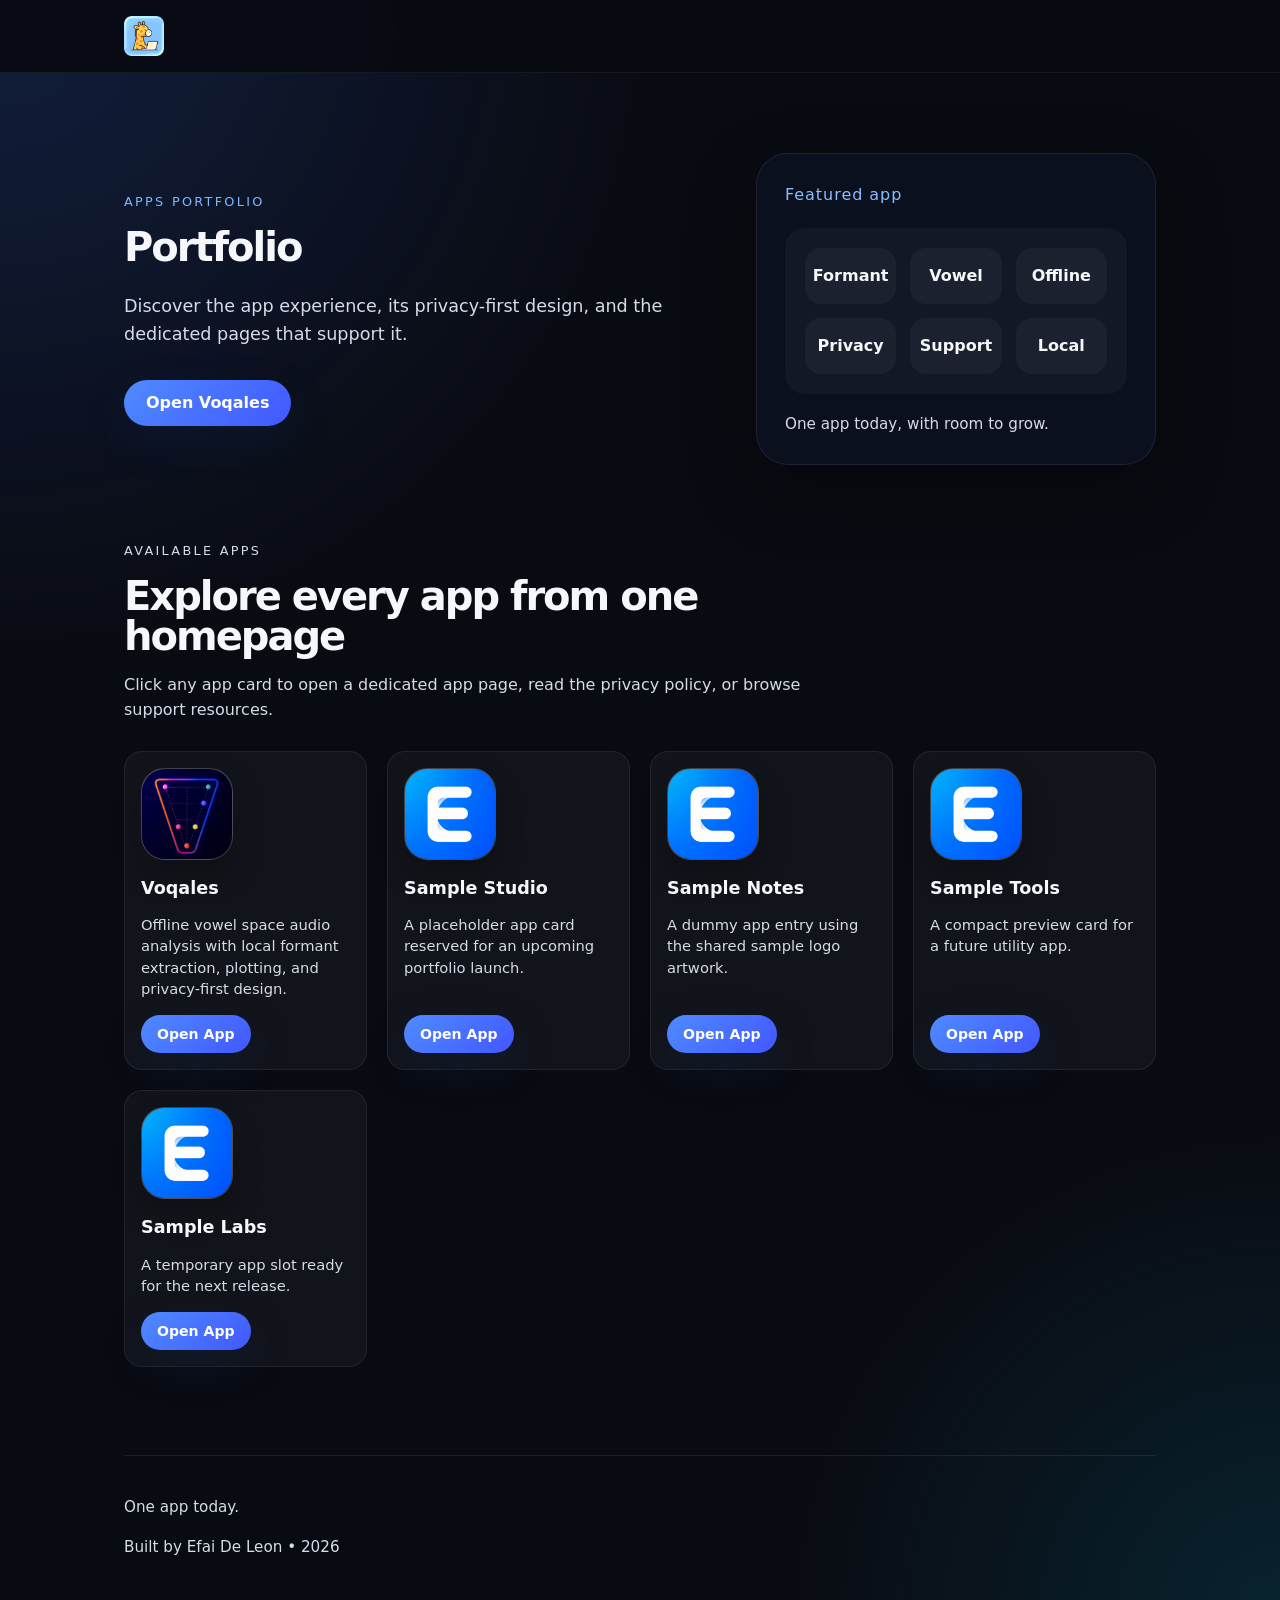
<file: index.html>
<!DOCTYPE html>
<html lang="en">
<head>
  <meta charset="UTF-8" />
  <meta name="viewport" content="width=device-width, initial-scale=1.0" />
  <title>Voqales Portfolio</title>
  <link rel="stylesheet" href="styles.css" />
</head>
<body>
  <nav class="navbar">
    <div class="navbar-container">
      <a href="index.html" class="navbar-brand">
        <img src="profileg.png" alt="Voqales portfolio" class="navbar-logo" />
      </a>
    </div>
  </nav>

  <div class="page-shell">
    <header class="hero">
      <div class="hero-content">
        <p class="eyebrow">Apps portfolio</p>
        <h1>Portfolio</h1>
        <p class="hero-copy">
          Discover the app experience, its privacy-first design, and the dedicated pages that support it.
        </p>
        <div class="hero-actions">
          <a class="button button-primary" href="voqales/voqales-main.html">Open Voqales</a>
        </div>
      </div>
      <div class="hero-visual">
        <div class="visual-card">
          <div class="visual-title">Featured app</div>
          <div class="visual-grid">
            <span>Formant</span>
            <span>Vowel</span>
            <span>Offline</span>
            <span>Privacy</span>
            <span>Support</span>
            <span>Local</span>
          </div>
          <div class="visual-note">One app today, with room to grow.</div>
        </div>
      </div>
    </header>

    <main>
      <section class="section">
        <div class="section-intro">
          <p class="section-eyebrow">Available apps</p>
          <h2>Explore every app from one homepage</h2>
          <p>Click any app card to open a dedicated app page, read the privacy policy, or browse support resources.</p>
        </div>

        <div id="app-gallery" class="feature-grid">
          <article class="feature-card">
            <h3>Loading apps...</h3>
            <p>Please wait while the portfolio loads.</p>
          </article>
        </div>
      </section>
    </main>

    <footer class="footer">
      <p>One app today.</p>
    </footer>
  </div>

  <script src="script.js"></script>
</body>
</html>
</file>
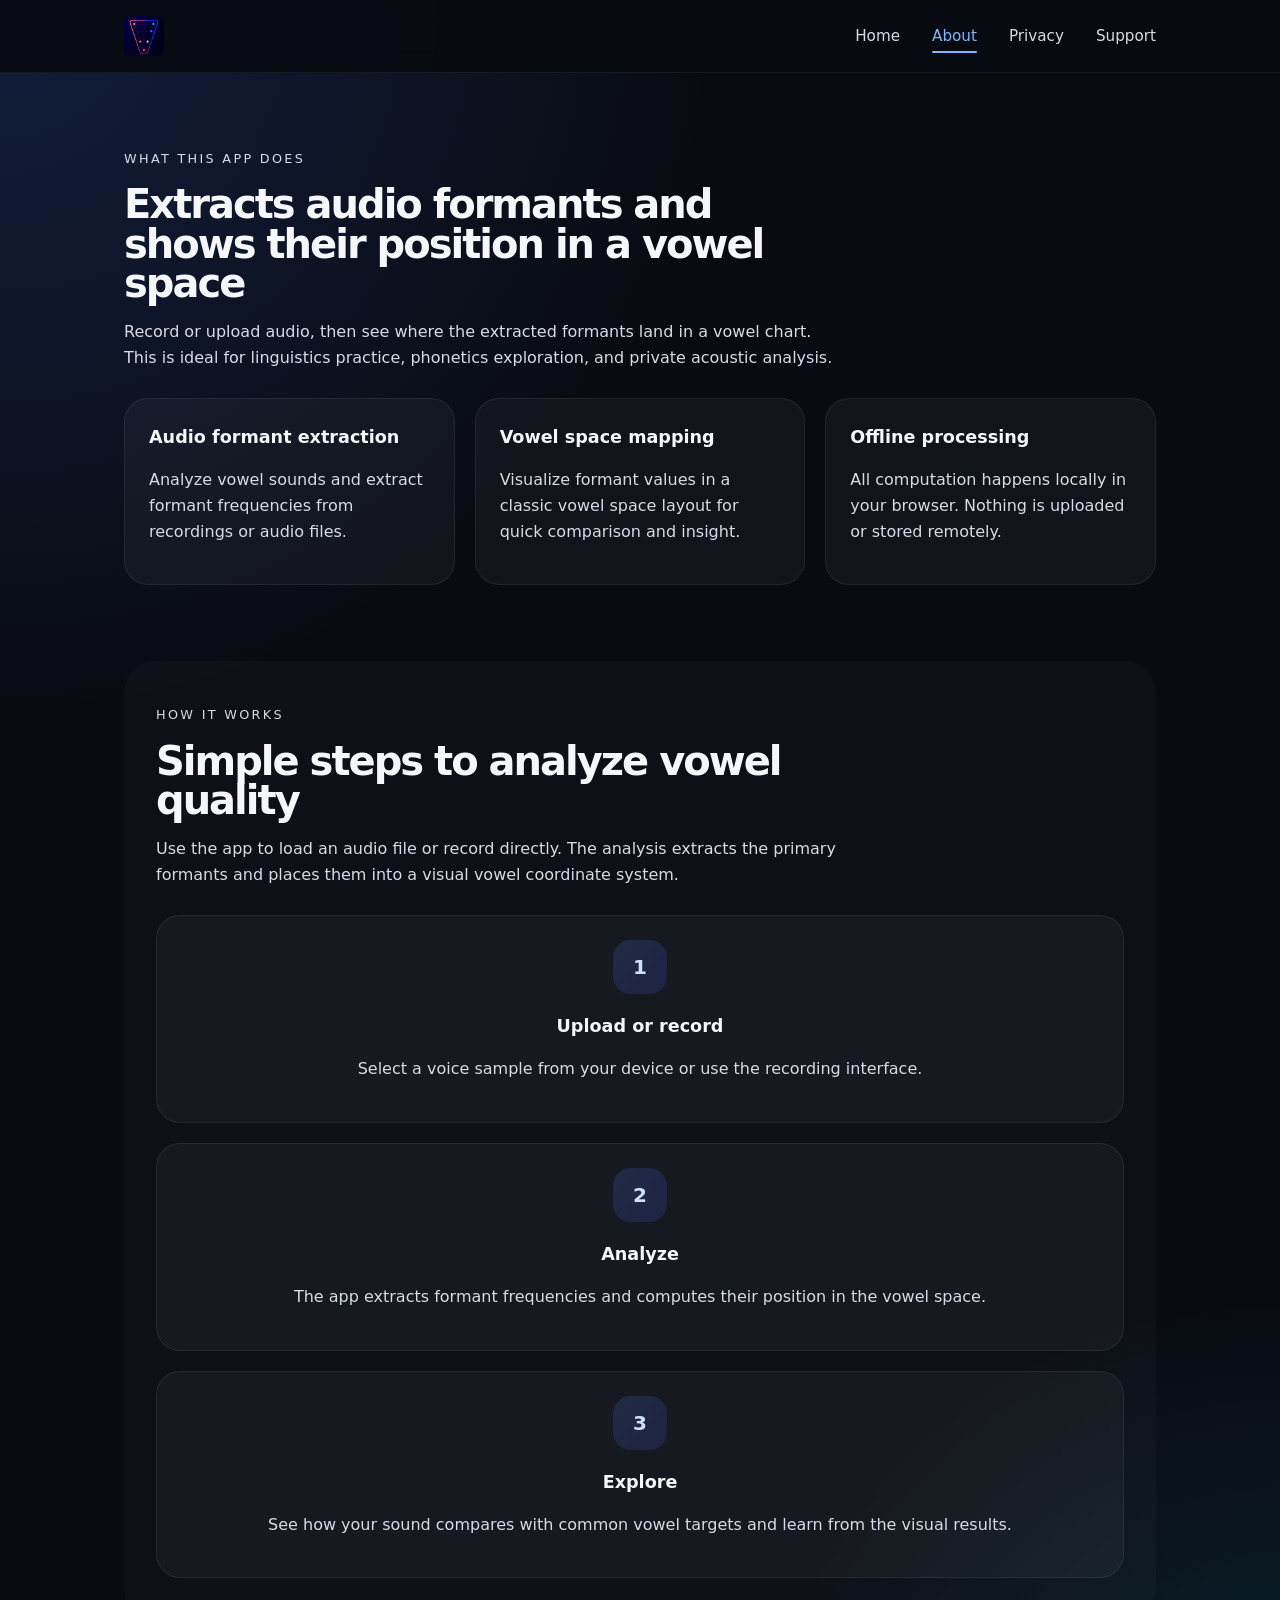
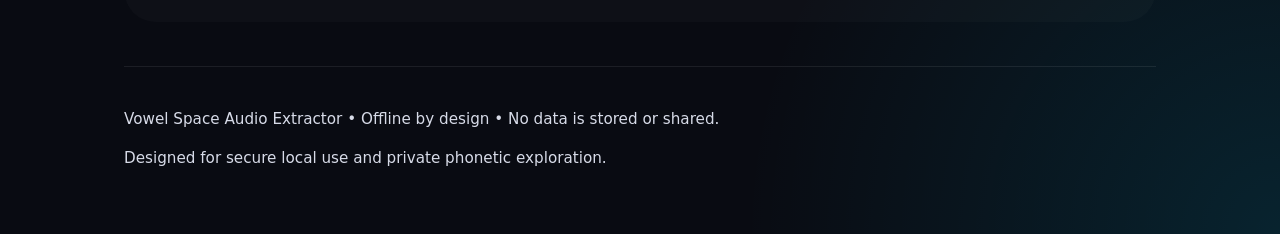
<file: about.html>
<!DOCTYPE html>
<html lang="en">
<head>
  <meta charset="UTF-8" />
  <meta name="viewport" content="width=device-width, initial-scale=1.0" />
  <title>About the App - Voqales</title>
  <link rel="stylesheet" href="styles.css" />
</head>
<body>
  <nav class="navbar">
    <div class="navbar-container">
      <a href="index.html" class="navbar-brand">
        <img src="vaqaleslogo3.png" alt="Vowel Space Audio Extractor" class="navbar-logo" />
      </a>
      <ul class="navbar-menu">
        <li><a href="index.html" class="navbar-link">Home</a></li>
        <li><a href="about.html" class="navbar-link active">About</a></li>
        <li><a href="privacy.html" class="navbar-link">Privacy</a></li>
        <li><a href="support.html" class="navbar-link">Support</a></li>
      </ul>
    </div>
  </nav>

  <div class="page-shell">
    <main>
      <section class="section">
        <div class="section-intro">
          <p class="section-eyebrow">What this app does</p>
          <h2>Extracts audio formants and shows their position in a vowel space</h2>
          <p>
            Record or upload audio, then see where the extracted formants land in a vowel chart. This is ideal for linguistics practice, phonetics exploration, and private acoustic analysis.
          </p>
        </div>

        <div class="feature-grid">
          <article class="feature-card">
            <h3>Audio formant extraction</h3>
            <p>Analyze vowel sounds and extract formant frequencies from recordings or audio files.</p>
          </article>
          <article class="feature-card">
            <h3>Vowel space mapping</h3>
            <p>Visualize formant values in a classic vowel space layout for quick comparison and insight.</p>
          </article>
          <article class="feature-card">
            <h3>Offline processing</h3>
            <p>All computation happens locally in your browser. Nothing is uploaded or stored remotely.</p>
          </article>
        </div>
      </section>

      <section class="section section-alt">
        <div class="section-intro">
          <p class="section-eyebrow">How it works</p>
          <h2>Simple steps to analyze vowel quality</h2>
          <p>
            Use the app to load an audio file or record directly. The analysis extracts the primary formants and places them into a visual vowel coordinate system.
          </p>
        </div>

        <div class="steps-grid">
          <div class="step-card">
            <strong>1</strong>
            <h4>Upload or record</h4>
            <p>Select a voice sample from your device or use the recording interface.</p>
          </div>
          <div class="step-card">
            <strong>2</strong>
            <h4>Analyze</h4>
            <p>The app extracts formant frequencies and computes their position in the vowel space.</p>
          </div>
          <div class="step-card">
            <strong>3</strong>
            <h4>Explore</h4>
            <p>See how your sound compares with common vowel targets and learn from the visual results.</p>
          </div>
        </div>
      </section>
    </main>

    <footer class="footer">
      <p>Vowel Space Audio Extractor • Offline by design • No data is stored or shared.</p>
      <p>Designed for secure local use and private phonetic exploration.</p>
    </footer>
  </div>

</body>
</html>
</file>
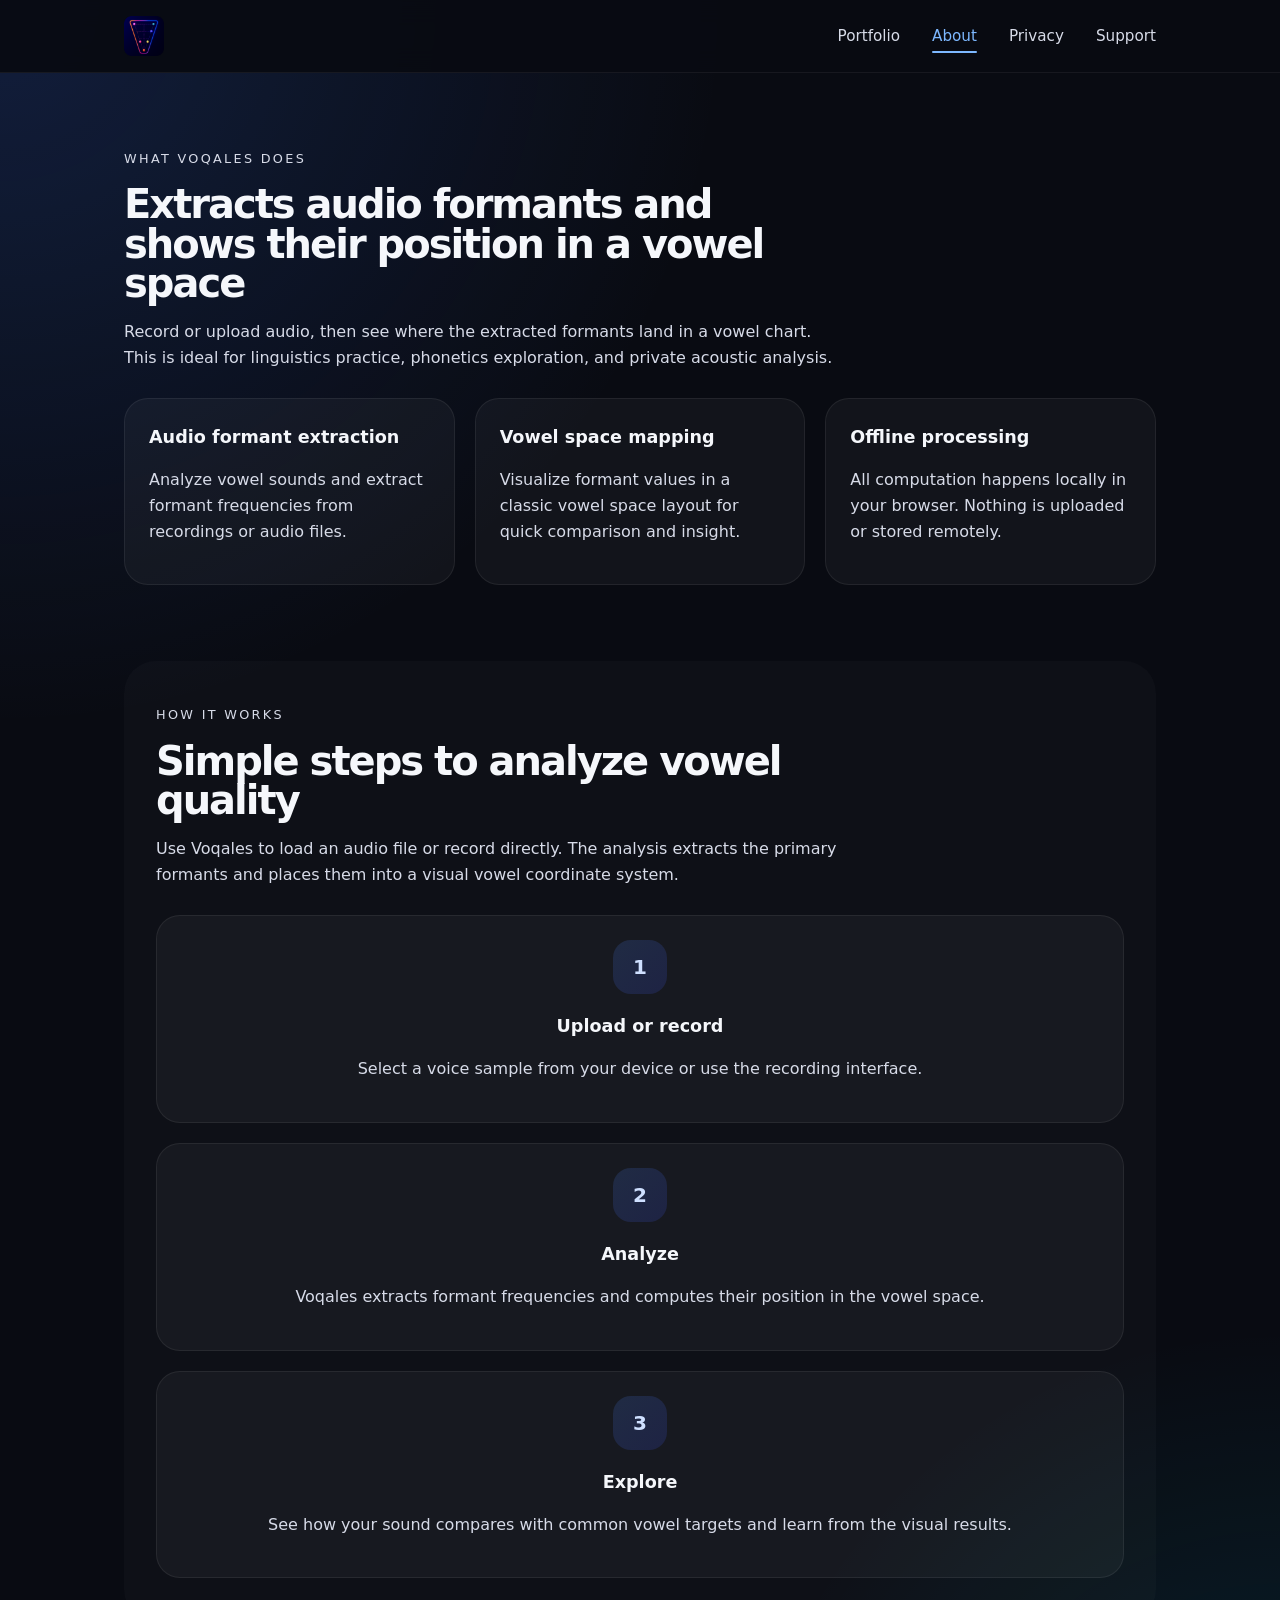
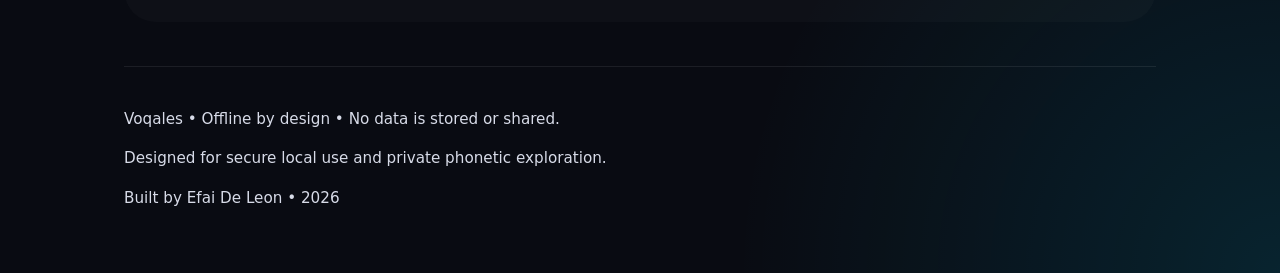
<file: voqales/voqales-about.html>
<!DOCTYPE html>
<html lang="en">
<head>
  <meta charset="UTF-8" />
  <meta name="viewport" content="width=device-width, initial-scale=1.0" />
  <title>About the App - Voqales</title>
  <link rel="stylesheet" href="../styles.css" />
</head>
<body>
  <nav class="navbar">
    <div class="navbar-container">
      <a href="../index.html" class="navbar-brand">
        <img src="../logos/voqaleslogo3.png" alt="Voqales" class="navbar-logo" />
      </a>
      <ul class="navbar-menu">
        <li><a href="../index.html" class="navbar-link">Portfolio</a></li>
        <li><a href="voqales-about.html" class="navbar-link active">About</a></li>
        <li><a href="voqales-privacy.html" class="navbar-link">Privacy</a></li>
        <li><a href="voqales-support.html" class="navbar-link">Support</a></li>
      </ul>
    </div>
  </nav>

  <div class="page-shell">
    <main>
      <section class="section">
        <div class="section-intro">
          <p class="section-eyebrow">What Voqales does</p>
          <h2>Extracts audio formants and shows their position in a vowel space</h2>
          <p>
            Record or upload audio, then see where the extracted formants land in a vowel chart. This is ideal for linguistics practice, phonetics exploration, and private acoustic analysis.
          </p>
        </div>

        <div class="feature-grid">
          <article class="feature-card">
            <h3>Audio formant extraction</h3>
            <p>Analyze vowel sounds and extract formant frequencies from recordings or audio files.</p>
          </article>
          <article class="feature-card">
            <h3>Vowel space mapping</h3>
            <p>Visualize formant values in a classic vowel space layout for quick comparison and insight.</p>
          </article>
          <article class="feature-card">
            <h3>Offline processing</h3>
            <p>All computation happens locally in your browser. Nothing is uploaded or stored remotely.</p>
          </article>
        </div>
      </section>

      <section class="section section-alt">
        <div class="section-intro">
          <p class="section-eyebrow">How it works</p>
          <h2>Simple steps to analyze vowel quality</h2>
          <p>
            Use Voqales to load an audio file or record directly. The analysis extracts the primary formants and places them into a visual vowel coordinate system.
          </p>
        </div>

        <div class="steps-grid">
          <div class="step-card">
            <strong>1</strong>
            <h4>Upload or record</h4>
            <p>Select a voice sample from your device or use the recording interface.</p>
          </div>
          <div class="step-card">
            <strong>2</strong>
            <h4>Analyze</h4>
            <p>Voqales extracts formant frequencies and computes their position in the vowel space.</p>
          </div>
          <div class="step-card">
            <strong>3</strong>
            <h4>Explore</h4>
            <p>See how your sound compares with common vowel targets and learn from the visual results.</p>
          </div>
        </div>
      </section>
    </main>

    <footer class="footer">
      <p>Voqales • Offline by design • No data is stored or shared.</p>
      <p>Designed for secure local use and private phonetic exploration.</p>
    </footer>
  </div>

  <script src="../script.js"></script>
</body>
</html>
</file>
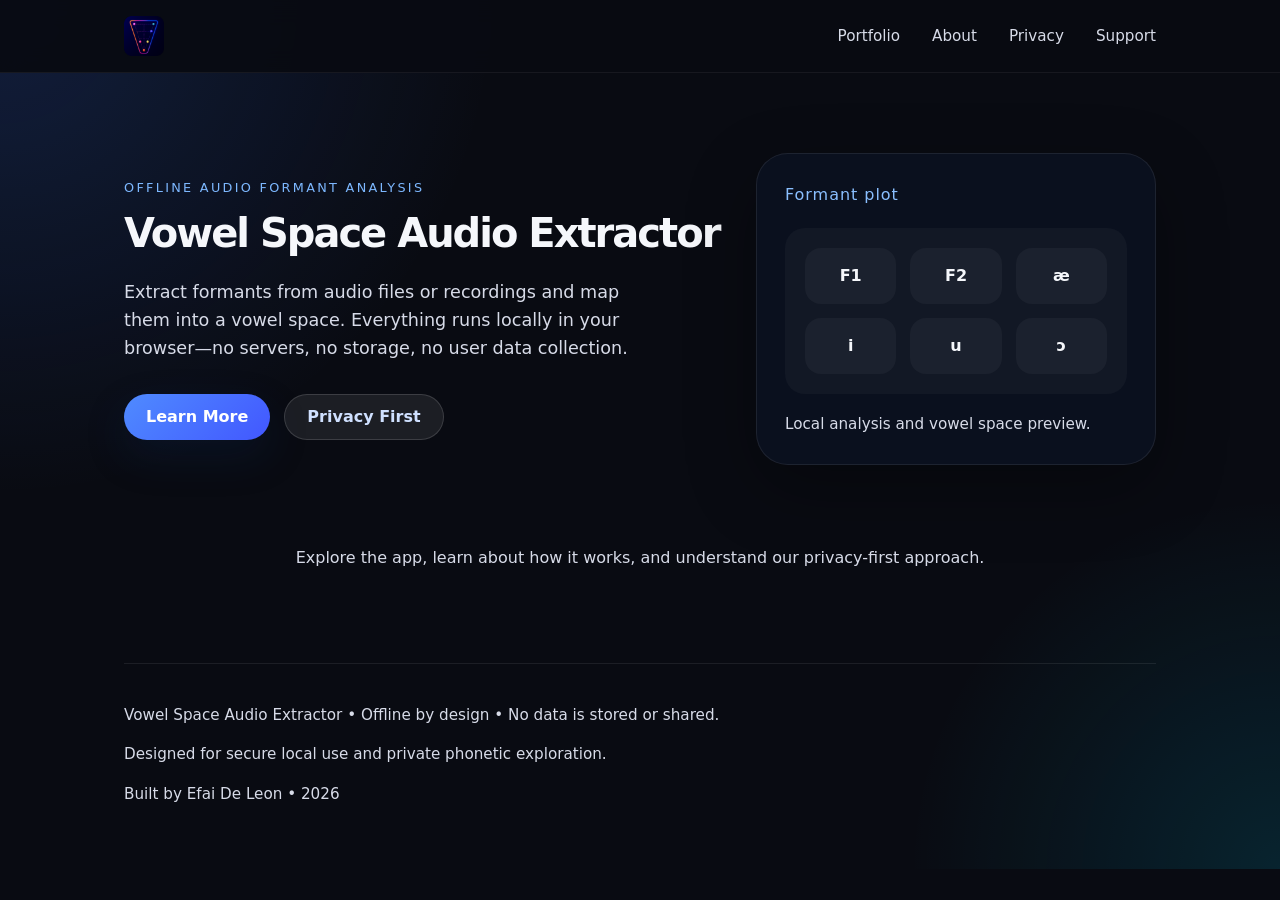
<file: voqales/voqales-main.html>
<!DOCTYPE html>
<html lang="en">
<head>
  <meta charset="UTF-8" />
  <meta name="viewport" content="width=device-width, initial-scale=1.0" />
  <title>Voqales</title>
  <link rel="stylesheet" href="../styles.css" />
</head>
<body>
  <nav class="navbar">
    <div class="navbar-container">
      <a href="../index.html" class="navbar-brand">
        <img src="../logos/voqaleslogo3.png" alt="Voqales" class="navbar-logo" />
      </a>
      <ul class="navbar-menu">
        <li><a href="../index.html" class="navbar-link">Portfolio</a></li>
        <li><a href="voqales-about.html" class="navbar-link">About</a></li>
        <li><a href="voqales-privacy.html" class="navbar-link">Privacy</a></li>
        <li><a href="voqales-support.html" class="navbar-link">Support</a></li>
      </ul>
    </div>
  </nav>

  <div class="page-shell">
    <header class="hero">
      <div class="hero-content">
        <p class="eyebrow">Offline audio formant analysis</p>
        <h1>Vowel Space Audio Extractor</h1>
        <p class="hero-copy">
          Extract formants from audio files or recordings and map them into a vowel space. Everything runs locally in your browser—no servers, no storage, no user data collection.
        </p>
        <div class="hero-actions">
          <a class="button button-primary" href="voqales-about.html">Learn More</a>
          <a class="button button-secondary" href="voqales-privacy.html">Privacy First</a>
        </div>
      </div>
      <div class="hero-visual">
        <div class="visual-card">
          <div class="visual-title">Formant plot</div>
          <div class="visual-grid">
            <span>F1</span>
            <span>F2</span>
            <span>æ</span>
            <span>i</span>
            <span>u</span>
            <span>ɔ</span>
          </div>
          <div class="visual-note">Local analysis and vowel space preview.</div>
        </div>
      </div>
    </header>

    <main class="hero-footer">
      <p>Explore the app, learn about how it works, and understand our privacy-first approach.</p>
    </main>

    <footer class="footer">
      <p>Vowel Space Audio Extractor • Offline by design • No data is stored or shared.</p>
      <p>Designed for secure local use and private phonetic exploration.</p>
    </footer>
  </div>

  <script src="../script.js"></script>
</body>
</html>
</file>
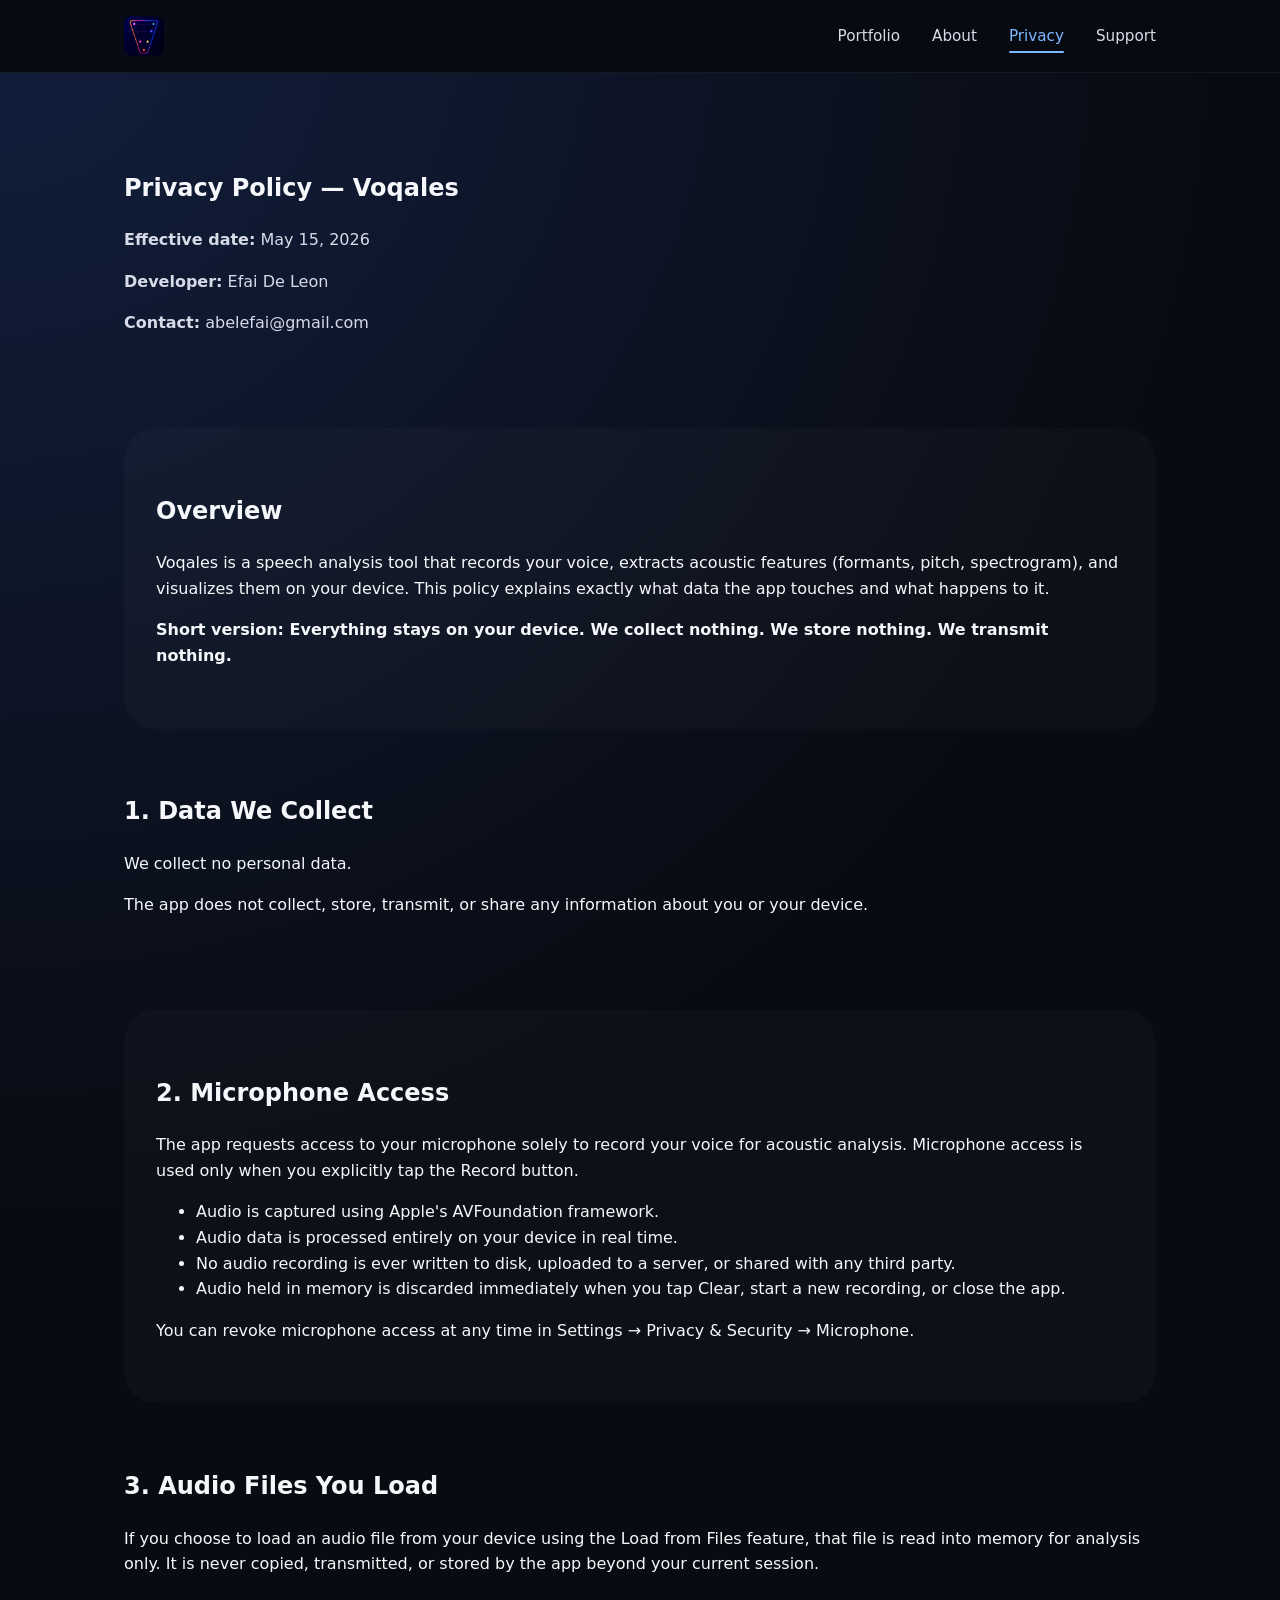
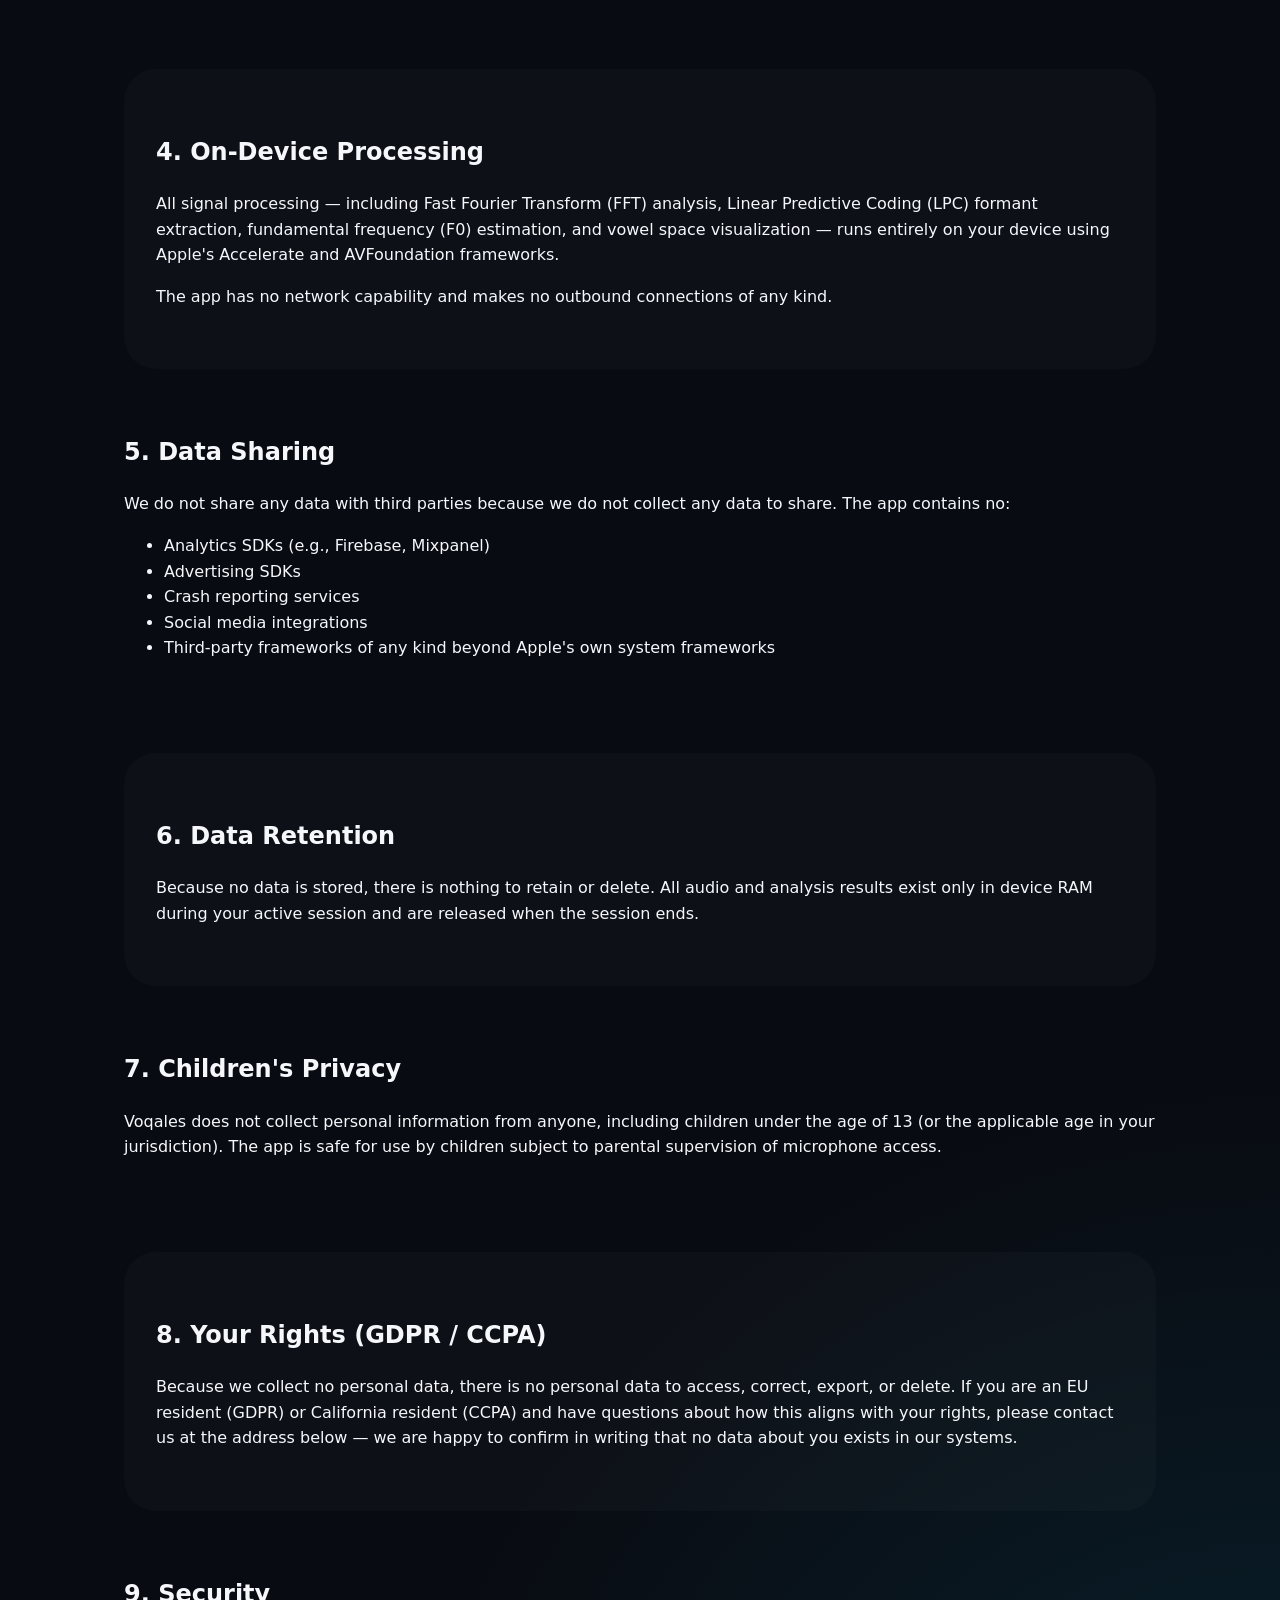
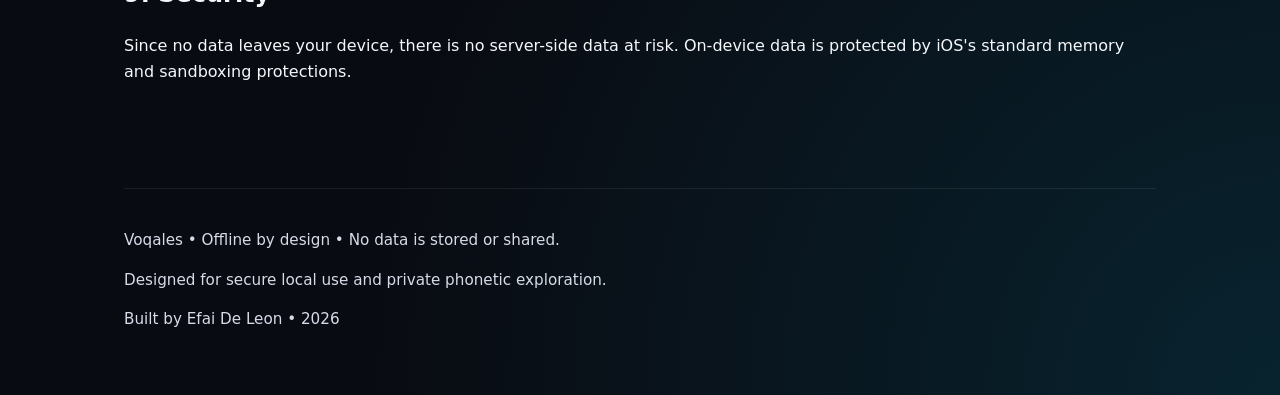
<file: voqales/voqales-privacy.html>
<!DOCTYPE html>
<html lang="en">
<head>
  <meta charset="UTF-8" />
  <meta name="viewport" content="width=device-width, initial-scale=1.0" />
  <title>Privacy - Voqales</title>
  <link rel="stylesheet" href="../styles.css" />
</head>
<body>
  <nav class="navbar">
    <div class="navbar-container">
      <a href="../index.html" class="navbar-brand">
        <img src="../logos/voqaleslogo3.png" alt="Voqales" class="navbar-logo" />
      </a>
      <ul class="navbar-menu">
        <li><a href="../index.html" class="navbar-link">Portfolio</a></li>
        <li><a href="voqales-about.html" class="navbar-link">About</a></li>
        <li><a href="voqales-privacy.html" class="navbar-link active">Privacy</a></li>
        <li><a href="voqales-support.html" class="navbar-link">Support</a></li>
      </ul>
    </div>
  </nav>

  <div class="page-shell">
    <main>
      <section class="section">
        <div class="section-intro">
          <h1>Privacy Policy — Voqales</h1>
          <p><strong>Effective date:</strong> May 15, 2026</p>
          <p><strong>Developer:</strong> Efai De Leon</p>
          <p><strong>Contact:</strong> abelefai@gmail.com</p>
        </div>
      </section>

      <section class="section section-alt">
        <h2>Overview</h2>
        <p>Voqales is a speech analysis tool that records your voice, extracts acoustic features (formants, pitch, spectrogram), and visualizes them on your device. This policy explains exactly what data the app touches and what happens to it.</p>
        <p><strong>Short version: Everything stays on your device. We collect nothing. We store nothing. We transmit nothing.</strong></p>
      </section>

      <section class="section">
        <h2>1. Data We Collect</h2>
        <p>We collect no personal data.</p>
        <p>The app does not collect, store, transmit, or share any information about you or your device.</p>
      </section>

      <section class="section section-alt">
        <h2>2. Microphone Access</h2>
        <p>The app requests access to your microphone solely to record your voice for acoustic analysis. Microphone access is used only when you explicitly tap the Record button.</p>
        <ul>
          <li>Audio is captured using Apple's AVFoundation framework.</li>
          <li>Audio data is processed entirely on your device in real time.</li>
          <li>No audio recording is ever written to disk, uploaded to a server, or shared with any third party.</li>
          <li>Audio held in memory is discarded immediately when you tap Clear, start a new recording, or close the app.</li>
        </ul>
        <p>You can revoke microphone access at any time in Settings → Privacy & Security → Microphone.</p>
      </section>

      <section class="section">
        <h2>3. Audio Files You Load</h2>
        <p>If you choose to load an audio file from your device using the Load from Files feature, that file is read into memory for analysis only. It is never copied, transmitted, or stored by the app beyond your current session.</p>
      </section>

      <section class="section section-alt">
        <h2>4. On-Device Processing</h2>
        <p>All signal processing — including Fast Fourier Transform (FFT) analysis, Linear Predictive Coding (LPC) formant extraction, fundamental frequency (F0) estimation, and vowel space visualization — runs entirely on your device using Apple's Accelerate and AVFoundation frameworks.</p>
        <p>The app has no network capability and makes no outbound connections of any kind.</p>
      </section>

      <section class="section">
        <h2>5. Data Sharing</h2>
        <p>We do not share any data with third parties because we do not collect any data to share. The app contains no:</p>
        <ul>
          <li>Analytics SDKs (e.g., Firebase, Mixpanel)</li>
          <li>Advertising SDKs</li>
          <li>Crash reporting services</li>
          <li>Social media integrations</li>
          <li>Third-party frameworks of any kind beyond Apple's own system frameworks</li>
        </ul>
      </section>

      <section class="section section-alt">
        <h2>6. Data Retention</h2>
        <p>Because no data is stored, there is nothing to retain or delete. All audio and analysis results exist only in device RAM during your active session and are released when the session ends.</p>
      </section>

      <section class="section">
        <h2>7. Children's Privacy</h2>
        <p>Voqales does not collect personal information from anyone, including children under the age of 13 (or the applicable age in your jurisdiction). The app is safe for use by children subject to parental supervision of microphone access.</p>
      </section>

      <section class="section section-alt">
        <h2>8. Your Rights (GDPR / CCPA)</h2>
        <p>Because we collect no personal data, there is no personal data to access, correct, export, or delete. If you are an EU resident (GDPR) or California resident (CCPA) and have questions about how this aligns with your rights, please contact us at the address below — we are happy to confirm in writing that no data about you exists in our systems.</p>
      </section>

      <section class="section">
        <h2>9. Security</h2>
        <p>Since no data leaves your device, there is no server-side data at risk. On-device data is protected by iOS's standard memory and sandboxing protections.</p>
      </section>
    </main>

    <footer class="footer">
      <p>Voqales • Offline by design • No data is stored or shared.</p>
      <p>Designed for secure local use and private phonetic exploration.</p>
    </footer>
  </div>

  <script src="../script.js"></script>
</body>
</html>
</file>
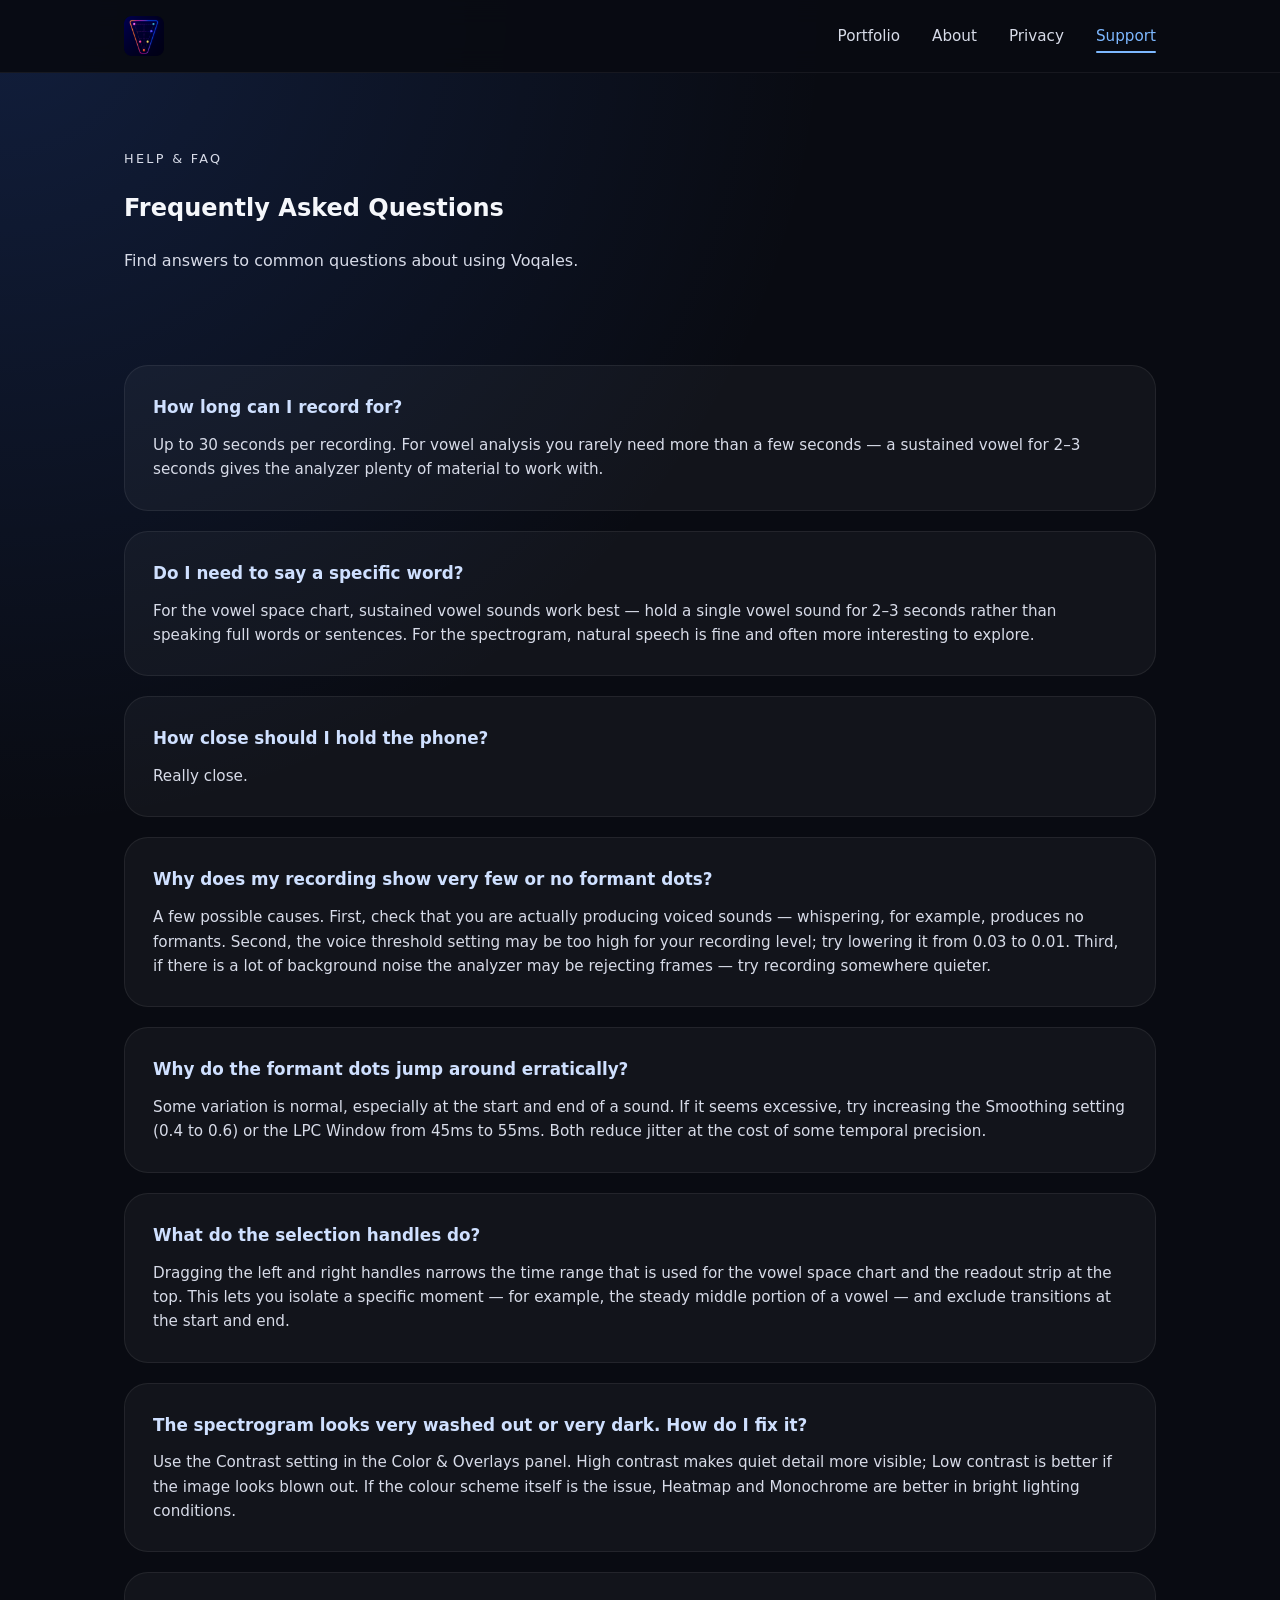
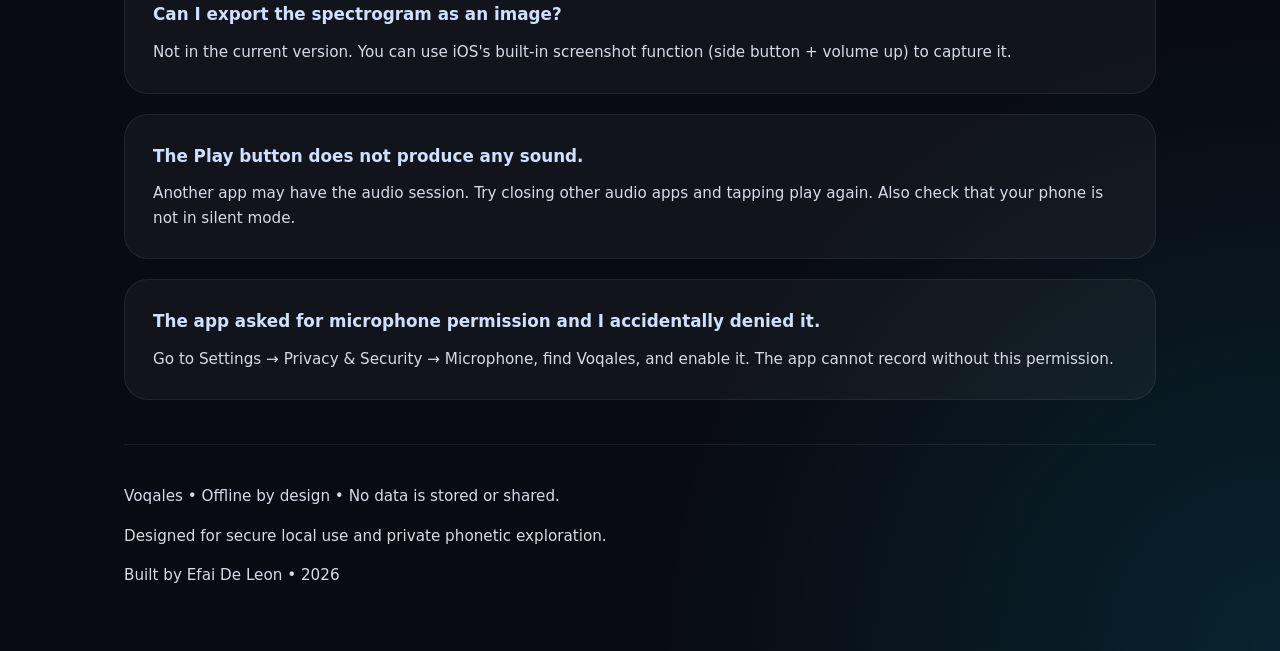
<file: voqales/voqales-support.html>
<!DOCTYPE html>
<html lang="en">
<head>
  <meta charset="UTF-8" />
  <meta name="viewport" content="width=device-width, initial-scale=1.0" />
  <title>Support & FAQ — Voqales</title>
  <link rel="stylesheet" href="../styles.css" />
</head>
<body>
  <nav class="navbar">
    <div class="navbar-container">
      <a href="../index.html" class="navbar-brand">
        <img src="../logos/voqaleslogo3.png" alt="Voqales" class="navbar-logo" />
      </a>
      <ul class="navbar-menu">
        <li><a href="../index.html" class="navbar-link">Portfolio</a></li>
        <li><a href="voqales-about.html" class="navbar-link">About</a></li>
        <li><a href="voqales-privacy.html" class="navbar-link">Privacy</a></li>
        <li><a href="voqales-support.html" class="navbar-link active">Support</a></li>
      </ul>
    </div>
  </nav>

  <div class="page-shell">
    <main>
      <section class="section">
        <div class="section-intro">
          <p class="section-eyebrow">Help & FAQ</p>
          <h1>Frequently Asked Questions</h1>
          <p>Find answers to common questions about using Voqales.</p>
        </div>
      </section>

      <section class="faq-section">
        <div class="faq-item">
          <h3>How long can I record for?</h3>
          <p>Up to 30 seconds per recording. For vowel analysis you rarely need more than a few seconds — a sustained vowel for 2–3 seconds gives the analyzer plenty of material to work with.</p>
        </div>

        <div class="faq-item">
          <h3>Do I need to say a specific word?</h3>
          <p>For the vowel space chart, sustained vowel sounds work best — hold a single vowel sound for 2–3 seconds rather than speaking full words or sentences. For the spectrogram, natural speech is fine and often more interesting to explore.</p>
        </div>

        <div class="faq-item">
          <h3>How close should I hold the phone?</h3>
          <p>Really close.</p>
        </div>

        <div class="faq-item">
          <h3>Why does my recording show very few or no formant dots?</h3>
          <p>A few possible causes. First, check that you are actually producing voiced sounds — whispering, for example, produces no formants. Second, the voice threshold setting may be too high for your recording level; try lowering it from 0.03 to 0.01. Third, if there is a lot of background noise the analyzer may be rejecting frames — try recording somewhere quieter.</p>
        </div>

        <div class="faq-item">
          <h3>Why do the formant dots jump around erratically?</h3>
          <p>Some variation is normal, especially at the start and end of a sound. If it seems excessive, try increasing the Smoothing setting (0.4 to 0.6) or the LPC Window from 45ms to 55ms. Both reduce jitter at the cost of some temporal precision.</p>
        </div>

        <div class="faq-item">
          <h3>What do the selection handles do?</h3>
          <p>Dragging the left and right handles narrows the time range that is used for the vowel space chart and the readout strip at the top. This lets you isolate a specific moment — for example, the steady middle portion of a vowel — and exclude transitions at the start and end.</p>
        </div>

        <div class="faq-item">
          <h3>The spectrogram looks very washed out or very dark. How do I fix it?</h3>
          <p>Use the Contrast setting in the Color & Overlays panel. High contrast makes quiet detail more visible; Low contrast is better if the image looks blown out. If the colour scheme itself is the issue, Heatmap and Monochrome are better in bright lighting conditions.</p>
        </div>

        <div class="faq-item">
          <h3>Can I export the spectrogram as an image?</h3>
          <p>Not in the current version. You can use iOS's built-in screenshot function (side button + volume up) to capture it.</p>
        </div>

        <div class="faq-item">
          <h3>The Play button does not produce any sound.</h3>
          <p>Another app may have the audio session. Try closing other audio apps and tapping play again. Also check that your phone is not in silent mode.</p>
        </div>

        <div class="faq-item">
          <h3>The app asked for microphone permission and I accidentally denied it.</h3>
          <p>Go to Settings → Privacy & Security → Microphone, find Voqales, and enable it. The app cannot record without this permission.</p>
        </div>
      </section>
    </main>

    <footer class="footer">
      <p>Voqales • Offline by design • No data is stored or shared.</p>
      <p>Designed for secure local use and private phonetic exploration.</p>
    </footer>
  </div>

  <script src="../script.js"></script>
</body>
</html>
</file>
<file: styles.css>
:root {
  color-scheme: dark;
  color: #f5f7fb;
  background: #090b12;
  font-family: Inter, system-ui, -apple-system, BlinkMacSystemFont, "Segoe UI", sans-serif;
  line-height: 1.6;
}

* {
  box-sizing: border-box;
}

html, body {
  margin: 0;
  min-height: 100%;
}

body {
  background: radial-gradient(circle at top left, rgba(55, 118, 255, 0.18), transparent 32%),
    radial-gradient(circle at bottom right, rgba(0, 210, 255, 0.12), transparent 24%),
    #090b12;
}

.navbar {
  position: sticky;
  top: 0;
  z-index: 1000;
  background: rgba(9, 11, 18, 0.95);
  backdrop-filter: blur(12px);
  border-bottom: 1px solid rgba(255, 255, 255, 0.06);
}

.navbar-container {
  max-width: 1080px;
  margin: 0 auto;
  padding: 16px 24px;
  display: flex;
  align-items: center;
  justify-content: space-between;
}

.navbar-brand {
  display: flex;
  align-items: center;
  text-decoration: none;
}

.navbar-logo {
  height: 40px;
  width: auto;
  transition: opacity 180ms ease;
}

.navbar-logo:hover {
  opacity: 0.8;
}

.navbar-menu {
  display: flex;
  gap: 32px;
  margin: 0;
  padding: 0;
  list-style: none;
}

.navbar-link {
  color: #d7dbe8;
  text-decoration: none;
  font-weight: 500;
  font-size: 0.95rem;
  transition: color 180ms ease;
  position: relative;
}

.navbar-link:hover {
  color: #ffffff;
}

.navbar-link.active {
  color: #7db8ff;
}

.navbar-link.active::after {
  content: '';
  position: absolute;
  bottom: -8px;
  left: 0;
  right: 0;
  height: 2px;
  background: #7db8ff;
  border-radius: 1px;
}

.page-shell {
  max-width: 1080px;
  margin: 0 auto;
  padding: 32px 24px 48px;
}

.hero {
  display: grid;
  grid-template-columns: 1.2fr 0.8fr;
  gap: 32px;
  align-items: center;
  padding: 48px 0 32px;
}

.eyebrow,
.section-eyebrow {
  text-transform: uppercase;
  letter-spacing: 0.18em;
  color: #7db8ff;
  font-size: 0.8rem;
  margin: 0 0 16px;
}

.hero-content h1,
.section-intro h2 {
  margin: 0;
  font-size: clamp(2.5rem, 2.8vw, 3.8rem);
  line-height: 0.98;
  letter-spacing: -0.05em;
}

.hero-copy,
.section-intro p,
.footer p,
.feature-card p,
.privacy-item p,
.step-card p,
.visual-note {
  color: #d7dbe8;
}

.hero-copy {
  max-width: 34rem;
  margin: 24px 0 0;
  font-size: 1.1rem;
}

.hero-actions {
  display: flex;
  flex-wrap: wrap;
  gap: 14px;
  margin-top: 32px;
}

.button {
  display: inline-flex;
  align-items: center;
  justify-content: center;
  min-height: 46px;
  border-radius: 999px;
  padding: 0 22px;
  font-weight: 600;
  text-decoration: none;
  transition: transform 180ms ease, box-shadow 180ms ease, background-color 180ms ease;
}

.button:hover,
.button:focus-visible {
  transform: translateY(-1px);
}

.button-primary {
  color: #ffffff;
  background: linear-gradient(135deg, #4f8bff 0%, #4257ff 100%);
  box-shadow: 0 16px 40px rgba(15, 45, 101, 0.22);
}

.button-secondary {
  color: #cfe0ff;
  background: rgba(255, 255, 255, 0.08);
  border: 1px solid rgba(255, 255, 255, 0.14);
}

.hero-visual {
  display: flex;
  justify-content: center;
}

.visual-card {
  width: min(100%, 100%);
  max-width: 420px;
  padding: 28px;
  border-radius: 32px;
  background: rgba(12, 17, 33, 0.9);
  border: 1px solid rgba(255, 255, 255, 0.08);
  box-shadow: 0 24px 70px rgba(0, 0, 0, 0.32);
}

.visual-title {
  margin: 0 0 20px;
  font-size: 1rem;
  color: #8abfff;
  letter-spacing: 0.06em;
}

.visual-grid {
  display: grid;
  grid-template-columns: repeat(3, 1fr);
  gap: 14px;
  padding: 20px;
  background: rgba(255, 255, 255, 0.03);
  border-radius: 20px;
}

.visual-grid span {
  display: inline-flex;
  min-height: 56px;
  align-items: center;
  justify-content: center;
  border-radius: 16px;
  background: rgba(255, 255, 255, 0.04);
  font-weight: 600;
}

.visual-note {
  margin-top: 18px;
  font-size: 0.95rem;
}

.hero-footer {
  text-align: center;
  padding: 32px 0;
  color: #d7dbe8;
}

.section {
  padding: 44px 0;
}

.section-alt {
  background: rgba(255, 255, 255, 0.02);
  border-radius: 32px;
  padding: 44px 32px;
  margin-top: 32px;
}

.section-intro {
  max-width: 720px;
}

.feature-grid,
.steps-grid,
.privacy-list {
  display: grid;
  gap: 20px;
  margin-top: 28px;
}

.feature-grid,
.privacy-list {
  grid-template-columns: repeat(auto-fit, minmax(220px, 1fr));
}

#app-gallery {
  grid-template-columns: repeat(4, minmax(0, 1fr));
}

.step-card,
.feature-card,
.privacy-item {
  background: rgba(255, 255, 255, 0.04);
  border: 1px solid rgba(255, 255, 255, 0.07);
  border-radius: 24px;
  padding: 24px;
}

.app-card {
  display: flex;
  min-height: 100%;
  flex-direction: column;
  padding: 16px;
  border-radius: 18px;
}

.app-icon-frame {
  width: 92px;
  height: 92px;
  margin-bottom: 14px;
  display: flex;
  align-items: center;
  justify-content: center;
  overflow: hidden;
  border-radius: 24px;
  background: linear-gradient(145deg, rgba(255, 255, 255, 0.16), rgba(255, 255, 255, 0.04));
  border: 1px solid rgba(255, 255, 255, 0.14);
  box-shadow: inset 0 1px 0 rgba(255, 255, 255, 0.18), 0 14px 28px rgba(0, 0, 0, 0.22);
}

.app-card-logo {
  width: 100%;
  height: 100%;
  display: block;
  object-fit: cover;
}

.app-card p {
  margin: 0;
  font-size: 0.92rem;
  line-height: 1.45;
}

.app-card-action {
  margin-top: auto;
  padding-top: 16px;
}

.app-card .button {
  min-height: 38px;
  padding: 0 16px;
  font-size: 0.88rem;
}

.step-card {
  text-align: center;
}

.step-card strong {
  display: inline-flex;
  align-items: center;
  justify-content: center;
  width: 54px;
  height: 54px;
  margin-bottom: 18px;
  border-radius: 18px;
  font-size: 1.25rem;
  background: linear-gradient(135deg, rgba(79, 139, 255, 0.16), rgba(66, 87, 255, 0.16));
  color: #cfe0ff;
}

.step-card h4,
.feature-card h3,
.privacy-item h3 {
  margin: 0 0 12px;
  font-size: 1.1rem;
}

.footer {
  margin-top: 44px;
  padding-top: 24px;
  border-top: 1px solid rgba(255, 255, 255, 0.08);
  color: #9fb6dc;
  font-size: 0.95rem;
}

.faq-section {
  display: grid;
  gap: 20px;
  margin-top: 32px;
}

.faq-item {
  background: rgba(255, 255, 255, 0.04);
  border: 1px solid rgba(255, 255, 255, 0.07);
  border-radius: 24px;
  padding: 28px;
  transition: background 180ms ease, border-color 180ms ease;
}

.faq-item:hover {
  background: rgba(255, 255, 255, 0.06);
  border-color: rgba(255, 255, 255, 0.12);
}

.faq-item h3 {
  margin: 0 0 12px;
  font-size: 1.05rem;
  color: #cfe0ff;
}

.faq-item p {
  margin: 0;
  color: #d7dbe8;
  font-size: 0.95rem;
}

@media (max-width: 860px) {
  .hero {
    grid-template-columns: 1fr;
    padding-top: 32px;
  }

  .hero-visual {
    justify-content: stretch;
  }

  #app-gallery {
    grid-template-columns: repeat(2, minmax(0, 1fr));
  }
}

@media (max-width: 620px) {
  .page-shell {
    padding: 24px 16px 32px;
  }

  .hero-copy {
    font-size: 1rem;
  }

  .button {
    width: 100%;
  }

  .navbar-menu {
    gap: 16px;
  }

  .navbar-link {
    font-size: 0.85rem;
  }

  #app-gallery {
    grid-template-columns: 1fr;
  }
}
</file>
